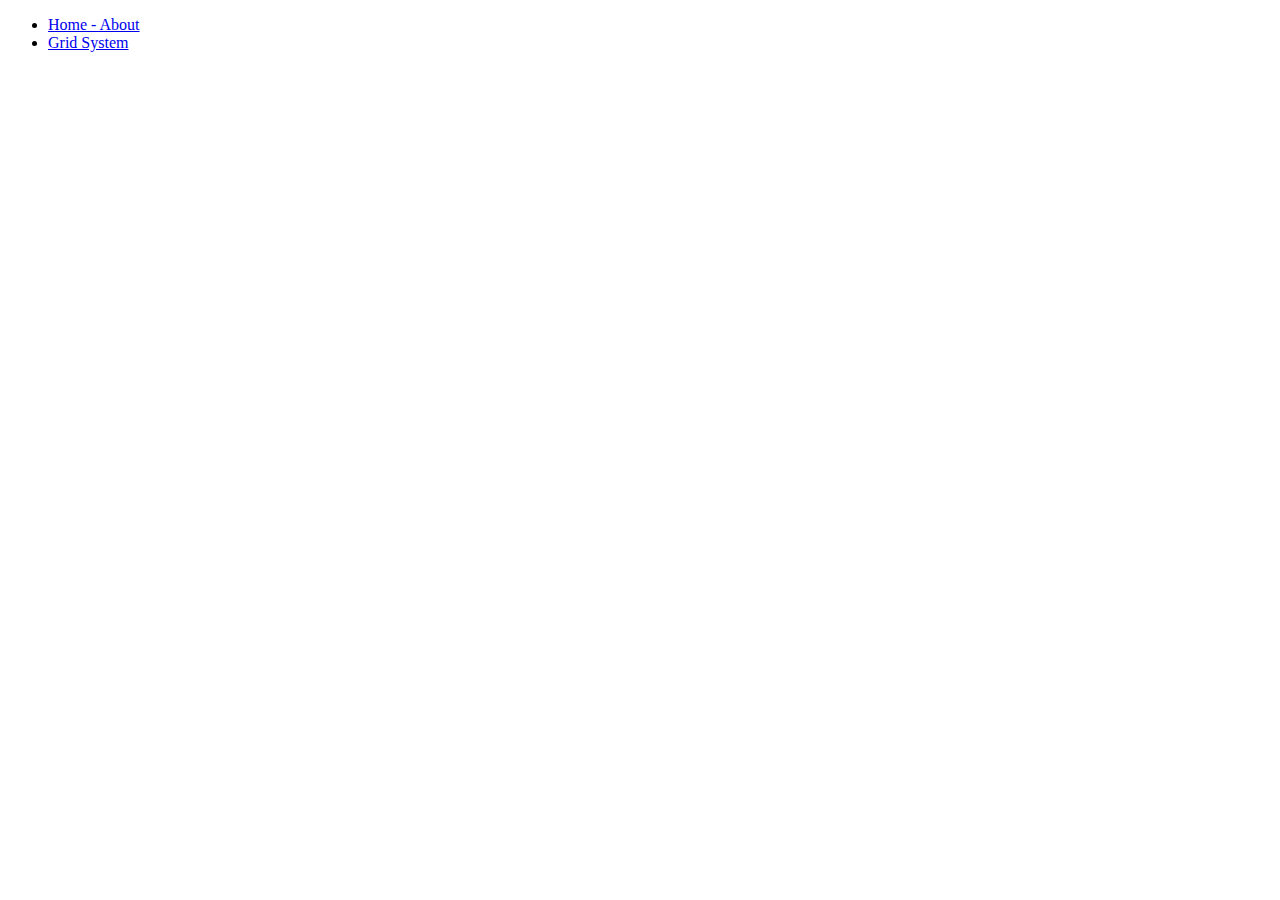
<file: index.html>
<!DOCTYPE html>
<html lang="en">
  <head>
    <meta charset="UTF-8" />
    <meta name="viewport" content="width=device-width, initial-scale=1.0" />
    <title>BAI TAP 11</title>
  </head>
  <body>
    <ul>
      <li><a href="./home.html">Home - About</a></li>
      <li><a href="./grid-system.html">Grid System</a></li>
    </ul>
  </body>
</html>
</file>
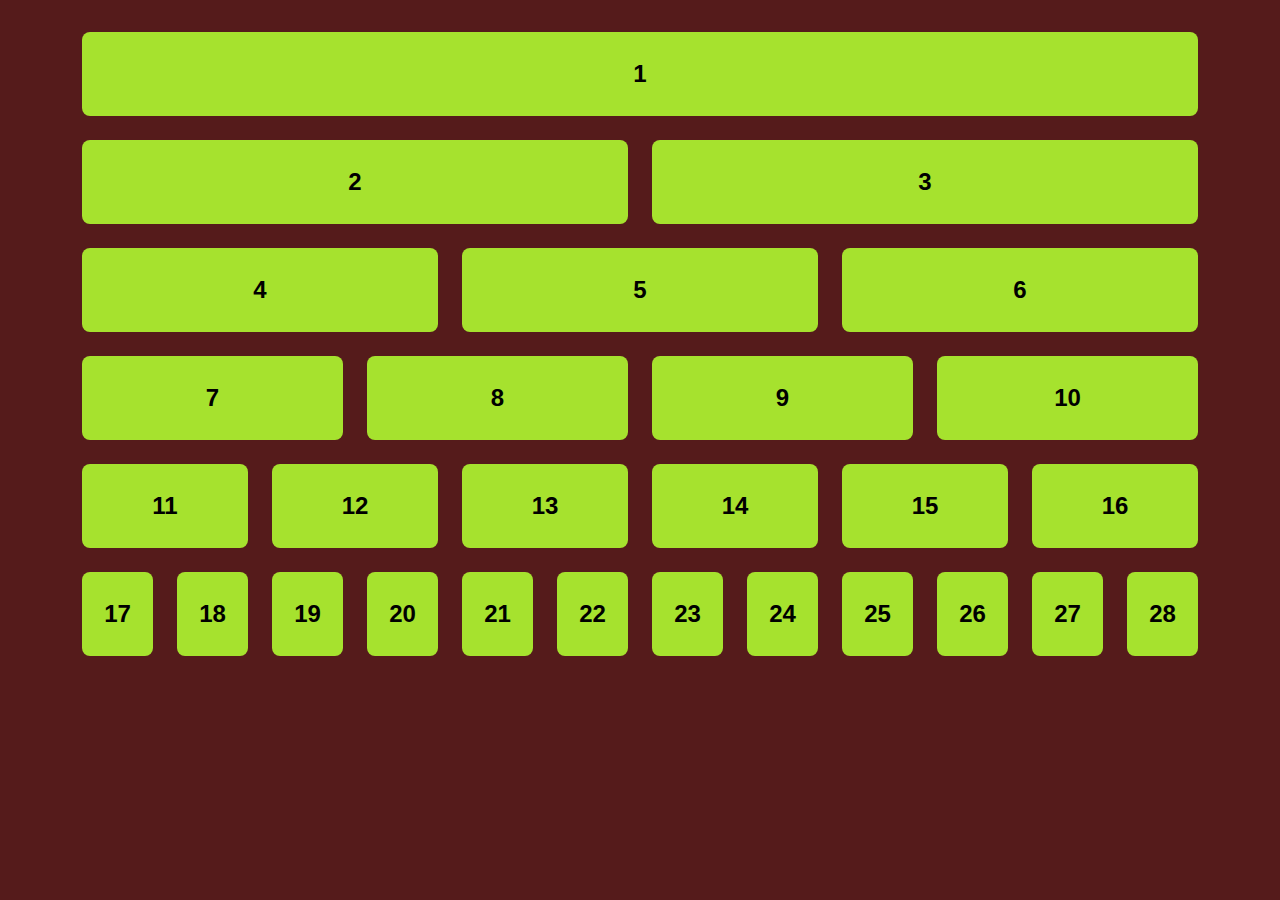
<file: grid-system.html>
<!DOCTYPE html>
<html lang="en">
  <head>
    <meta charset="UTF-8" />
    <meta name="viewport" content="width=device-width, initial-scale=1.0" />
    <title>Grid System Layout</title>
    <link rel="stylesheet" href="reset.css" />
    <link rel="stylesheet" href="grid.css" />
    <style>
      body {
        font-family: Arial, sans-serif;
        padding: 2rem;
        background-color: #551b1b;
      }

      .item {
        background-color: #a6e22e;
        border-radius: 8px;
        text-align: center;
        font-size: 1.5rem;
        font-weight: bold;
        padding: 30px 0;
        color: #000;
      }
    </style>
  </head>
  <body>
    <div class="container">
      <div class="row gy-3 gx-3">
        <div class="col-12"><div class="item">1</div></div>
        <div class="col-6"><div class="item">2</div></div>
        <div class="col-6"><div class="item">3</div></div>
        <div class="col-4"><div class="item">4</div></div>
        <div class="col-4"><div class="item">5</div></div>
        <div class="col-4"><div class="item">6</div></div>
        <div class="col-3"><div class="item">7</div></div>
        <div class="col-3"><div class="item">8</div></div>
        <div class="col-3"><div class="item">9</div></div>
        <div class="col-3"><div class="item">10</div></div>
        <div class="col-2"><div class="item">11</div></div>
        <div class="col-2"><div class="item">12</div></div>
        <div class="col-2"><div class="item">13</div></div>
        <div class="col-2"><div class="item">14</div></div>
        <div class="col-2"><div class="item">15</div></div>
        <div class="col-2"><div class="item">16</div></div>
        <div class="col-1"><div class="item">17</div></div>
        <div class="col-1"><div class="item">18</div></div>
        <div class="col-1"><div class="item">19</div></div>
        <div class="col-1"><div class="item">20</div></div>
        <div class="col-1"><div class="item">21</div></div>
        <div class="col-1"><div class="item">22</div></div>
        <div class="col-1"><div class="item">23</div></div>
        <div class="col-1"><div class="item">24</div></div>
        <div class="col-1"><div class="item">25</div></div>
        <div class="col-1"><div class="item">26</div></div>
        <div class="col-1"><div class="item">27</div></div>
        <div class="col-1"><div class="item">28</div></div>
      </div>
    </div>
  </body>
</html>
</file>
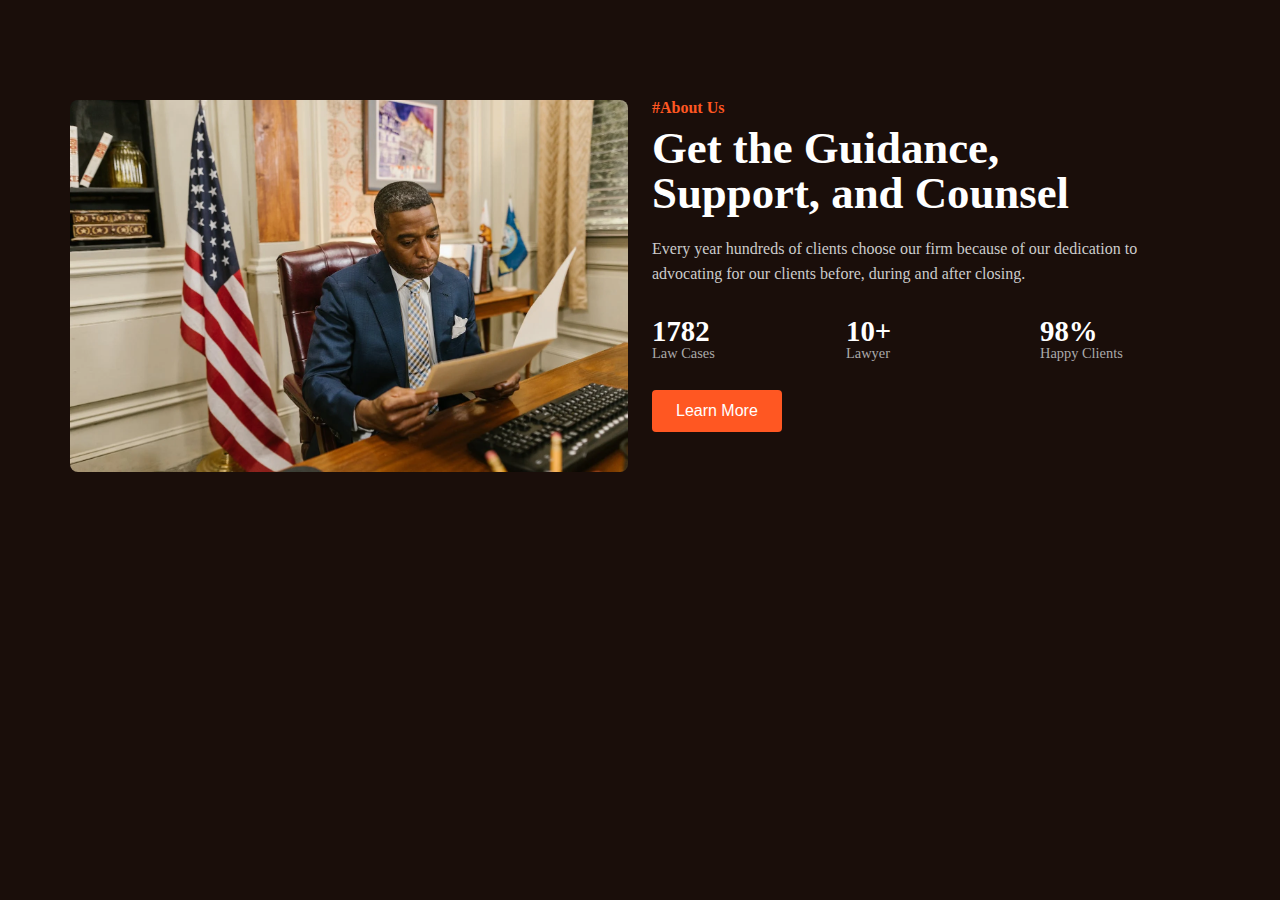
<file: home.html>
<!DOCTYPE html>
<html lang="en">
  <head>
    <meta charset="UTF-8" />
    <meta name="viewport" content="width=device-width, initial-scale=1.0" />
    <title>Document</title>
    <link rel="stylesheet" href="./reset.css" />
    <link rel="stylesheet" href="./grid.css" />
    <link rel="stylesheet" href="./style.css" />
  </head>
  <body>
    <div class="container">
      <div class="row gx-3 gy-3">
        <!-- Image -->
        <div class="col-6">
          <div class="about-img">
            <img src="./president.png" alt="president" />
          </div>
        </div>

        <!-- Text content -->
        <div class="col-6">
          <span class="about-subtitle">#About Us</span>
          <h2 class="about-title">
            Get the Guidance,<br />Support, and Counsel
          </h2>
          <p class="about-desc">
            Every year hundreds of clients choose our firm because of our
            dedication to advocating for our clients before, during and after
            closing.
          </p>
          <div class="about-stats row row-cols-3">
            <div class="col">
              <div class="stat-number">1782</div>
              <div class="stat-label">Law Cases</div>
            </div>
            <div class="col">
              <div class="stat-number">10+</div>
              <div class="stat-label">Lawyer</div>
            </div>
            <div class="col">
              <div class="stat-number">98%</div>
              <div class="stat-label">Happy Clients</div>
            </div>
          </div>
          <button class="about-btn">Learn More</button>
        </div>
      </div>
    </div>
  </body>
</html>
</file>
<file: grid.css>
* {
  box-sizing: border-box;
}

/* Đặt Biến */
.container {
  --spacer: 24px;
  --columns: 12;
}

/* ------------ */

.container {
  max-width: 1320px;
  margin-left: auto;
  margin-right: auto;
  padding-left: calc(var(--spacer) / 2);
  padding-right: calc(var(--spacer) / 2);
}

.row {
  display: flex;
  flex-wrap: wrap;
  margin-right: calc(var(--spacer) / 2 * -1);
  margin-left: calc(var(--spacer) / 2 * -1);
  margin-top: calc(var(--spacer-y) * -1);
}
.col {
  flex: 1 0 auto;
}
/* thêm padding cho col */

.col,
.row > [class^="col-"] {
  padding-left: calc(var(--spacer-x) / 2);
  padding-right: calc(var(--spacer-x) / 2);
  margin-top: var(--spacer-y);
}
/* công thức  */

.row > [class^="col-"] {
  width: calc(100% / var(--columns) * var(--col-number));
}

.row > [class*="offset-"] {
  margin-left: calc(100% / var(--columns) * var(--col-offset));
}
/* Row-Cols */
.row[class*="row-cols-"] > * {
  width: calc(100% / var(--row-cols-number));
}

/*----------------------------- breakpoint------------------ */
/* row-cols */
.row-cols-1 {
  --row-cols-number: 1;
}
.row-cols-2 {
  --row-cols-number: 2;
}
.row-cols-3 {
  --row-cols-number: 3;
}
.row-cols-4 {
  --row-cols-number: 4;
}
.row-cols-5 {
  --row-cols-number: 5;
}
.row-cols-6 {
  --row-cols-number: 6;
}

/* chia columns */

.col-1 {
  --col-number: 1;
}
.col-2 {
  --col-number: 2;
}
.col-3 {
  --col-number: 3;
}
.col-4 {
  --col-number: 4;
}
.col-5 {
  --col-number: 5;
}
.col-6 {
  --col-number: 6;
}
.col-7 {
  --col-number: 7;
}
.col-8 {
  --col-number: 8;
}
.col-9 {
  --col-number: 9;
}
.col-10 {
  --col-number: 10;
}
.col-11 {
  --col-number: 11;
}
.col-12 {
  --col-number: 12;
}

/* Gx*/

.g-0,
.gx-0 {
  --spacer-x: 0;
}
.g-1,
.gx-1 {
  --spacer-x: calc(var(--spacer) * 0.25);
}
.g-2,
.gx-2 {
  --spacer-x: calc(var(--spacer) * 0.5);
}
.g-3,
.gx-3 {
  --spacer-x: calc(var(--spacer) * 1);
}
.g-4,
.gx-4 {
  --spacer-x: calc(var(--spacer) * 1.5);
}
.g-5,
.gx-5 {
  --spacer-x: calc(var(--spacer) * 3);
}

/* gy */
.g-0,
.gy-0 {
  --spacer-y: 0;
}
.g-1,
.gy-1 {
  --spacer-y: calc(var(--spacer) * 0.25);
}
.g-2,
.gy-2 {
  --spacer-y: calc(var(--spacer) * 0.5);
}
.g-3,
.gy-3 {
  --spacer-y: calc(var(--spacer) * 1);
}
.g-4,
.gy-4 {
  --spacer-y: calc(var(--spacer) * 1.5);
}
.g-5,
.gy-5 {
  --spacer-y: calc(var(--spacer) * 3);
}

/* offset */

.offset-0 {
  --col-offset: 0;
}
.offset-1 {
  --col-offset: 1;
}
.offset-2 {
  --col-offset: 2;
}
.offset-3 {
  --col-offset: 3;
}
.offset-4 {
  --col-offset: 4;
}
.offset-5 {
  --col-offset: 5;
}
.offset-6 {
  --col-offset: 6;
}
.offset-7 {
  --col-offset: 7;
}
.offset-8 {
  --col-offset: 8;
}
.offset-9 {
  --col-offset: 9;
}
.offset-10 {
  --col-offset: 10;
}
.offset-11 {
  --col-offset: 11;
}

/* xl */
@media (max-width: 1399.98px) {
  .container {
    max-width: 1140px;
  }
  /* row-cols */
  .row-cols-xl-1 {
    --row-cols-number: 1;
  }
  .row-cols-xl-2 {
    --row-cols-number: 2;
  }
  .row-cols-xl-3 {
    --row-cols-number: 3;
  }
  .row-cols-xl-4 {
    --row-cols-number: 4;
  }
  .row-cols-xl-5 {
    --row-cols-number: 5;
  }
  .row-cols-xl-6 {
    --row-cols-number: 6;
  }

  /* chia columns */

  .col-xl-1 {
    --col-number: 1;
  }
  .col-xl-2 {
    --col-number: 2;
  }
  .col-xl-3 {
    --col-number: 3;
  }
  .col-xl-4 {
    --col-number: 4;
  }
  .col-xl-5 {
    --col-number: 5;
  }
  .col-xl-6 {
    --col-number: 6;
  }
  .col-xl-7 {
    --col-number: 7;
  }
  .col-xl-8 {
    --col-number: 8;
  }
  .col-xl-9 {
    --col-number: 9;
  }
  .col-xl-10 {
    --col-number: 10;
  }
  .col-xl-11 {
    --col-number: 11;
  }
  .col-xl-12 {
    --col-number: 12;
  }

  /* Gx*/

  .g-xl-0,
  .gx-xl-0 {
    --spacer-x: 0;
  }
  .g-xl-1,
  .gx-xl-1 {
    --spacer-x: calc(var(--spacer) * 0.25);
  }
  .g-xl-2,
  .gx-xl-2 {
    --spacer-x: calc(var(--spacer) * 0.5);
  }
  .g-xl-3,
  .gx-xl-3 {
    --spacer-x: calc(var(--spacer) * 1);
  }
  .g-xl-4,
  .gx-xl-4 {
    --spacer-x: calc(var(--spacer) * 1.5);
  }
  .g-xl-5,
  .gx-xl-5 {
    --spacer-x: calc(var(--spacer) * 3);
  }

  /* gy */
  .g-xl-0,
  .gy-xl-0 {
    --spacer-y: 0;
  }
  .g-xl-1,
  .gy-xl-1 {
    --spacer-y: calc(var(--spacer) * 0.25);
  }
  .g-xl-2,
  .gy-xl-2 {
    --spacer-y: calc(var(--spacer) * 0.5);
  }
  .g-xl-3,
  .gy-xl-3 {
    --spacer-y: calc(var(--spacer) * 1);
  }
  .g-xl-4,
  .gy-xl-4 {
    --spacer-y: calc(var(--spacer) * 1.5);
  }
  .g-xl-5,
  .gy-xl-5 {
    --spacer-y: calc(var(--spacer) * 3);
  }

  /* offset */

  .offset-xl-0 {
    --col-offset: 0;
  }
  .offset-xl-1 {
    --col-offset: 1;
  }
  .offset-xl-2 {
    --col-offset: 2;
  }
  .offset-xl-3 {
    --col-offset: 3;
  }
  .offset-xl-4 {
    --col-offset: 4;
  }
  .offset-xl-5 {
    --col-offset: 5;
  }
  .offset-xl-6 {
    --col-offset: 6;
  }
  .offset-xl-7 {
    --col-offset: 7;
  }
  .offset-xl-8 {
    --col-offset: 8;
  }
  .offset-xl-9 {
    --col-offset: 9;
  }
  .offset-xl-10 {
    --col-offset: 10;
  }
  .offset-xl-11 {
    --col-offset: 11;
  }
}
/* lg */
@media (max-width: 1199.98px) {
  .container {
    max-width: 960px;
  }
  /* row-cols */
  .row-cols-lg-1 {
    --row-cols-number: 1;
  }
  .row-cols-lg-2 {
    --row-cols-number: 2;
  }
  .row-cols-lg-3 {
    --row-cols-number: 3;
  }
  .row-cols-lg-4 {
    --row-cols-number: 4;
  }
  .row-cols-lg-5 {
    --row-cols-number: 5;
  }
  .row-cols-lg-6 {
    --row-cols-number: 6;
  }

  /* chia columns */

  .col-lg-1 {
    --col-number: 1;
  }
  .col-lg-2 {
    --col-number: 2;
  }
  .col-lg-3 {
    --col-number: 3;
  }
  .col-lg-4 {
    --col-number: 4;
  }
  .col-lg-5 {
    --col-number: 5;
  }
  .col-lg-6 {
    --col-number: 6;
  }
  .col-lg-7 {
    --col-number: 7;
  }
  .col-lg-8 {
    --col-number: 8;
  }
  .col-lg-9 {
    --col-number: 9;
  }
  .col-lg-10 {
    --col-number: 10;
  }
  .col-lg-11 {
    --col-number: 11;
  }
  .col-lg-12 {
    --col-number: 12;
  }

  /* Gx*/

  .g-lg-0,
  .gx-lg-0 {
    --spacer-x: 0;
  }
  .g-lg-1,
  .gx-lg-1 {
    --spacer-x: calc(var(--spacer) * 0.25);
  }
  .g-lg-2,
  .gx-lg-2 {
    --spacer-x: calc(var(--spacer) * 0.5);
  }
  .g-lg-3,
  .gx-lg-3 {
    --spacer-x: calc(var(--spacer) * 1);
  }
  .g-lg-4,
  .gx-lg-4 {
    --spacer-x: calc(var(--spacer) * 1.5);
  }
  .g-lg-5,
  .gx-lg-5 {
    --spacer-x: calc(var(--spacer) * 3);
  }

  /* gy */
  .g-lg-0,
  .gy-lg-0 {
    --spacer-y: 0;
  }
  .g-lg-1,
  .gy-lg-1 {
    --spacer-y: calc(var(--spacer) * 0.25);
  }
  .g-lg-2,
  .gy-lg-2 {
    --spacer-y: calc(var(--spacer) * 0.5);
  }
  .g-lg-3,
  .gy-lg-3 {
    --spacer-y: calc(var(--spacer) * 1);
  }
  .g-lg-4,
  .gy-lg-4 {
    --spacer-y: calc(var(--spacer) * 1.5);
  }
  .g-lg-5,
  .gy-lg-5 {
    --spacer-y: calc(var(--spacer) * 3);
  }

  /* offset */

  .offset-lg-0 {
    --col-offset: 0;
  }
  .offset-lg-1 {
    --col-offset: 1;
  }
  .offset-lg-2 {
    --col-offset: 2;
  }
  .offset-lg-3 {
    --col-offset: 3;
  }
  .offset-lg-4 {
    --col-offset: 4;
  }
  .offset-lg-5 {
    --col-offset: 5;
  }
  .offset-lg-6 {
    --col-offset: 6;
  }
  .offset-lg-7 {
    --col-offset: 7;
  }
  .offset-lg-8 {
    --col-offset: 8;
  }
  .offset-lg-9 {
    --col-offset: 9;
  }
  .offset-lg-10 {
    --col-offset: 10;
  }
  .offset-lg-11 {
    --col-offset: 11;
  }
}
/* md */
@media (max-width: 991.98px) {
  .container {
    max-width: 720px;
  }
  /* row-cols */
  .row-cols-md-1 {
    --row-cols-number: 1;
  }
  .row-cols-md-2 {
    --row-cols-number: 2;
  }
  .row-cols-md-3 {
    --row-cols-number: 3;
  }
  .row-cols-md-4 {
    --row-cols-number: 4;
  }
  .row-cols-md-5 {
    --row-cols-number: 5;
  }
  .row-cols-md-6 {
    --row-cols-number: 6;
  }

  /* chia columns */

  .col-md-1 {
    --col-number: 1;
  }
  .col-md-2 {
    --col-number: 2;
  }
  .col-md-3 {
    --col-number: 3;
  }
  .col-md-4 {
    --col-number: 4;
  }
  .col-md-5 {
    --col-number: 5;
  }
  .col-md-6 {
    --col-number: 6;
  }
  .col-md-7 {
    --col-number: 7;
  }
  .col-md-8 {
    --col-number: 8;
  }
  .col-md-9 {
    --col-number: 9;
  }
  .col-md-10 {
    --col-number: 10;
  }
  .col-md-11 {
    --col-number: 11;
  }
  .col-md-12 {
    --col-number: 12;
  }

  /* Gx*/

  .g-md-0,
  .gx-md-0 {
    --spacer-x: 0;
  }
  .g-md-1,
  .gx-md-1 {
    --spacer-x: calc(var(--spacer) * 0.25);
  }
  .g-md-2,
  .gx-md-2 {
    --spacer-x: calc(var(--spacer) * 0.5);
  }
  .g-md-3,
  .gx-md-3 {
    --spacer-x: calc(var(--spacer) * 1);
  }
  .g-md-4,
  .gx-md-4 {
    --spacer-x: calc(var(--spacer) * 1.5);
  }
  .g-md-5,
  .gx-md-5 {
    --spacer-x: calc(var(--spacer) * 3);
  }

  /* gy */
  .g-md-0,
  .gy-md-0 {
    --spacer-y: 0;
  }
  .g-md-1,
  .gy-md-1 {
    --spacer-y: calc(var(--spacer) * 0.25);
  }
  .g-md-2,
  .gy-md-2 {
    --spacer-y: calc(var(--spacer) * 0.5);
  }
  .g-md-3,
  .gy-md-3 {
    --spacer-y: calc(var(--spacer) * 1);
  }
  .g-md-4,
  .gy-md-4 {
    --spacer-y: calc(var(--spacer) * 1.5);
  }
  .g-md-5,
  .gy-md-5 {
    --spacer-y: calc(var(--spacer) * 3);
  }

  /* offset */

  .offset-md-0 {
    --col-offset: 0;
  }
  .offset-md-1 {
    --col-offset: 1;
  }
  .offset-md-2 {
    --col-offset: 2;
  }
  .offset-md-3 {
    --col-offset: 3;
  }
  .offset-md-4 {
    --col-offset: 4;
  }
  .offset-md-5 {
    --col-offset: 5;
  }
  .offset-md-6 {
    --col-offset: 6;
  }
  .offset-md-7 {
    --col-offset: 7;
  }
  .offset-md-8 {
    --col-offset: 8;
  }
  .offset-md-9 {
    --col-offset: 9;
  }
  .offset-md-10 {
    --col-offset: 10;
  }
  .offset-md-11 {
    --col-offset: 11;
  }
}
/* sm */
@media (max-width: 767.98px) {
  .container {
    max-width: 540px;
  }
  /* row-cols */
  .row-cols-sm-1 {
    --row-cols-number: 1;
  }
  .row-cols-sm-2 {
    --row-cols-number: 2;
  }
  .row-cols-sm-3 {
    --row-cols-number: 3;
  }
  .row-cols-sm-4 {
    --row-cols-number: 4;
  }
  .row-cols-sm-5 {
    --row-cols-number: 5;
  }
  .row-cols-sm-6 {
    --row-cols-number: 6;
  }

  /* chia columns */

  .col-sm-1 {
    --col-number: 1;
  }
  .col-sm-2 {
    --col-number: 2;
  }
  .col-sm-3 {
    --col-number: 3;
  }
  .col-sm-4 {
    --col-number: 4;
  }
  .col-sm-5 {
    --col-number: 5;
  }
  .col-sm-6 {
    --col-number: 6;
  }
  .col-sm-7 {
    --col-number: 7;
  }
  .col-sm-8 {
    --col-number: 8;
  }
  .col-sm-9 {
    --col-number: 9;
  }
  .col-sm-10 {
    --col-number: 10;
  }
  .col-sm-11 {
    --col-number: 11;
  }
  .col-sm-12 {
    --col-number: 12;
  }

  /* Gx*/

  .g-sm-0,
  .gx-sm-0 {
    --spacer-x: 0;
  }
  .g-sm-1,
  .gx-sm-1 {
    --spacer-x: calc(var(--spacer) * 0.25);
  }
  .g-sm-2,
  .gx-sm-2 {
    --spacer-x: calc(var(--spacer) * 0.5);
  }
  .g-sm-3,
  .gx-sm-3 {
    --spacer-x: calc(var(--spacer) * 1);
  }
  .g-sm-4,
  .gx-sm-4 {
    --spacer-x: calc(var(--spacer) * 1.5);
  }
  .g-sm-5,
  .gx-sm-5 {
    --spacer-x: calc(var(--spacer) * 3);
  }

  /* gy */
  .g-sm-0,
  .gy-sm-0 {
    --spacer-y: 0;
  }
  .g-sm-1,
  .gy-sm-1 {
    --spacer-y: calc(var(--spacer) * 0.25);
  }
  .g-sm-2,
  .gy-sm-2 {
    --spacer-y: calc(var(--spacer) * 0.5);
  }
  .g-sm-3,
  .gy-sm-3 {
    --spacer-y: calc(var(--spacer) * 1);
  }
  .g-sm-4,
  .gy-sm-4 {
    --spacer-y: calc(var(--spacer) * 1.5);
  }
  .g-sm-5,
  .gy-sm-5 {
    --spacer-y: calc(var(--spacer) * 3);
  }

  /* offset */

  .offset-sm-0 {
    --col-offset: 0;
  }
  .offset-sm-1 {
    --col-offset: 1;
  }
  .offset-sm-2 {
    --col-offset: 2;
  }
  .offset-sm-3 {
    --col-offset: 3;
  }
  .offset-sm-4 {
    --col-offset: 4;
  }
  .offset-sm-5 {
    --col-offset: 5;
  }
  .offset-sm-6 {
    --col-offset: 6;
  }
  .offset-sm-7 {
    --col-offset: 7;
  }
  .offset-sm-8 {
    --col-offset: 8;
  }
  .offset-sm-9 {
    --col-offset: 9;
  }
  .offset-sm-10 {
    --col-offset: 10;
  }
  .offset-sm-11 {
    --col-offset: 11;
  }
}

/* xs */
@media (max-width: 575.98px) {
  .container {
    max-width: 100%;
  }
  /* row-cols */
  .row-cols-xs-1 {
    --row-cols-number: 1;
  }
  .row-cols-xs-2 {
    --row-cols-number: 2;
  }
  .row-cols-xs-3 {
    --row-cols-number: 3;
  }
  .row-cols-xs-4 {
    --row-cols-number: 4;
  }
  .row-cols-xs-5 {
    --row-cols-number: 5;
  }
  .row-cols-xs-6 {
    --row-cols-number: 6;
  }

  /* chia columns */

  .col-xs-1 {
    --col-number: 1;
  }
  .col-xs-2 {
    --col-number: 2;
  }
  .col-xs-3 {
    --col-number: 3;
  }
  .col-xs-4 {
    --col-number: 4;
  }
  .col-xs-5 {
    --col-number: 5;
  }
  .col-xs-6 {
    --col-number: 6;
  }
  .col-xs-7 {
    --col-number: 7;
  }
  .col-xs-8 {
    --col-number: 8;
  }
  .col-xs-9 {
    --col-number: 9;
  }
  .col-xs-10 {
    --col-number: 10;
  }
  .col-xs-11 {
    --col-number: 11;
  }
  .col-xs-12 {
    --col-number: 12;
  }

  /* Gx*/

  .g-xs-0,
  .gx-xs-0 {
    --spacer-x: 0;
  }
  .g-xs-1,
  .gx-xs-1 {
    --spacer-x: calc(var(--spacer) * 0.25);
  }
  .g-xs-2,
  .gx-xs-2 {
    --spacer-x: calc(var(--spacer) * 0.5);
  }
  .g-xs-3,
  .gx-xs-3 {
    --spacer-x: calc(var(--spacer) * 1);
  }
  .g-xs-4,
  .gx-xs-4 {
    --spacer-x: calc(var(--spacer) * 1.5);
  }
  .g-xs-5,
  .gx-xs-5 {
    --spacer-x: calc(var(--spacer) * 3);
  }

  /* gy */
  .g-xs-0,
  .gy-xs-0 {
    --spacer-y: 0;
  }
  .g-xs-1,
  .gy-xs-1 {
    --spacer-y: calc(var(--spacer) * 0.25);
  }
  .g-xs-2,
  .gy-xs-2 {
    --spacer-y: calc(var(--spacer) * 0.5);
  }
  .g-xs-3,
  .gy-xs-3 {
    --spacer-y: calc(var(--spacer) * 1);
  }
  .g-xs-4,
  .gy-xs-4 {
    --spacer-y: calc(var(--spacer) * 1.5);
  }
  .g-xs-5,
  .gy-xs-5 {
    --spacer-y: calc(var(--spacer) * 3);
  }

  /* offset */

  .offset-xs-0 {
    --col-offset: 0;
  }
  .offset-xs-1 {
    --col-offset: 1;
  }
  .offset-xs-2 {
    --col-offset: 2;
  }
  .offset-xs-3 {
    --col-offset: 3;
  }
  .offset-xs-4 {
    --col-offset: 4;
  }
  .offset-xs-5 {
    --col-offset: 5;
  }
  .offset-xs-6 {
    --col-offset: 6;
  }
  .offset-xs-7 {
    --col-offset: 7;
  }
  .offset-xs-8 {
    --col-offset: 8;
  }
  .offset-xs-9 {
    --col-offset: 9;
  }
  .offset-xs-10 {
    --col-offset: 10;
  }
  .offset-xs-11 {
    --col-offset: 11;
  }
}
</file>
<file: style.css>
body {
  background-color: #1a0e0a;
}
.container {
  padding: 100px 0;
  color: #fff;
}

.about-img img {
  object-fit: cover;
  width: 100%;
  height: 100%;
  border-radius: 8px;
}

.about-subtitle {
  color: #ff5722;
  font-weight: bold;
}

.about-title {
  font-size: 2.8rem;
  font-weight: bold;
  margin: 10px 0 20px;
}

.about-desc {
  font-size: 1rem;
  color: #ccc;
  line-height: 1.6;
  margin-bottom: 30px;
}

.about-stats .stat-number {
  font-size: 1.8rem;
  font-weight: bold;
  color: #fff;
}

.about-stats .stat-label {
  font-size: 0.9rem;
  color: #aaa;
}

.about-btn {
  margin-top: 30px;
  background-color: #ff5722;
  color: white;
  padding: 12px 24px;
  font-size: 1rem;
  border: none;
  border-radius: 4px;
  cursor: pointer;
}
</file>
